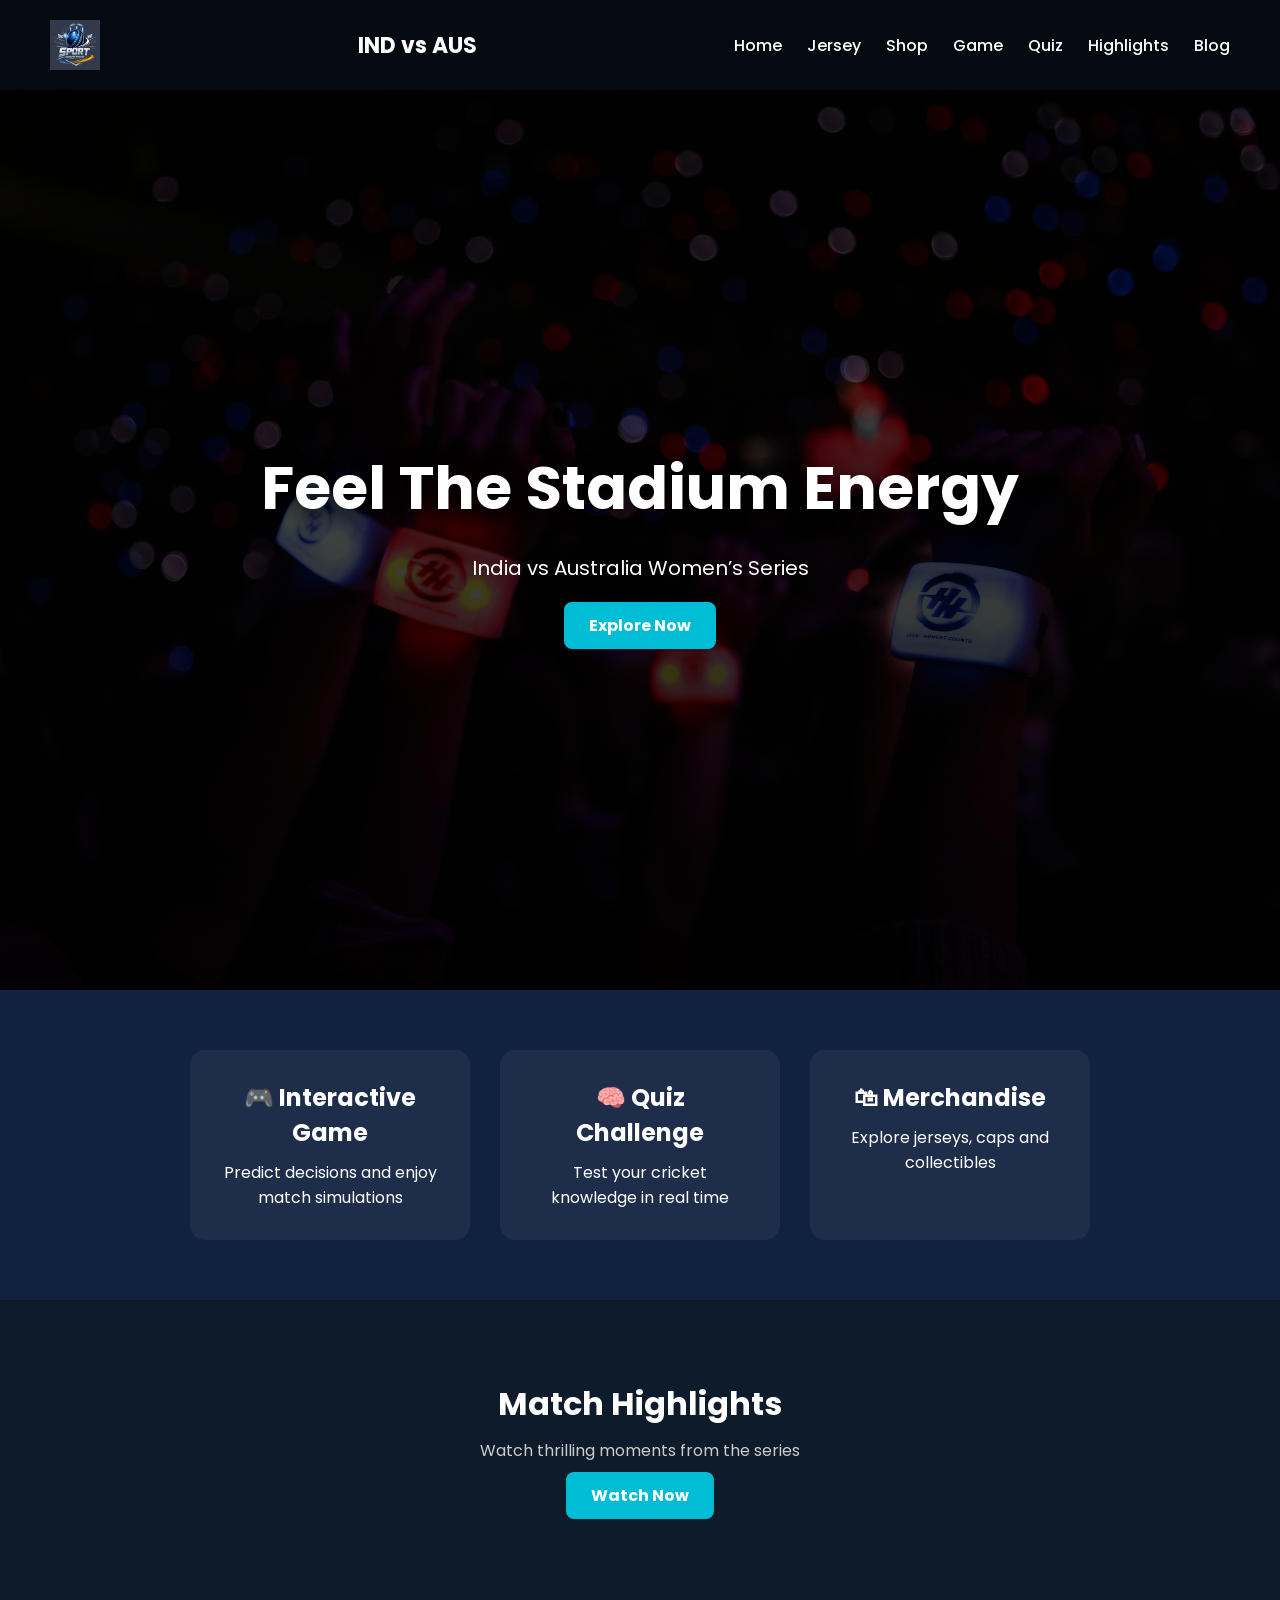
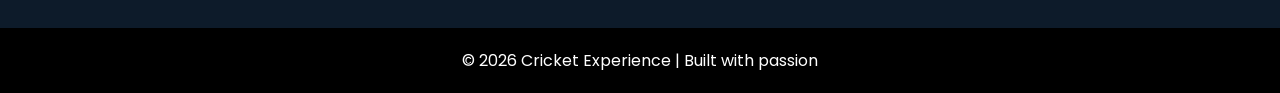
<file: index.html>
<!doctype html>
<html lang="en">
  <head>
    <meta charset="UTF-8" />
    <meta name="viewport" content="width=device-width, initial-scale=1.0" />
    <title>IND vs AUS Experience</title>
    <link rel="stylesheet" href="style.css" />

    <!-- Google Font -->
    <link
      href="https://fonts.googleapis.com/css2?family=Poppins:wght@300;400;600;700&display=swap"
      rel="stylesheet"
    />
  </head>
  <body>
    <!-- ================= NAVBAR ================= -->
    <nav>
      <img src="image15.png" height="50px" width="50px" />
      <h1 class="heading">IND vs AUS</h1>
      <ul class="nav-links">
        <li><a href="index.html">Home</a></li>
        <li><a href="jerseycustimisation.html">Jersey</a></li>
        <li><a href="merchandising.html">Shop</a></li>
        <li><a href="game.html">Game</a></li>
        <li><a href="quiz.html">Quiz</a></li>
        <li><a href="highlights.html">Highlights</a></li>
        <li><a href="blog.html">Blog</a></li>
      </ul>
    </nav>

    <!-- ================= HERO SECTION ================= -->
    <section class="hero">
      <div class="hero-overlay"></div>
      <div class="hero-content">
        <h1>Feel The Stadium Energy</h1>
        <p>India vs Australia Women’s Series</p>
        <a href="merchandising.html" class="btn">Explore Now</a>
      </div>
    </section>

    <!-- ================= FEATURES ================= -->
    <section class="features">
      <div class="feature-card">
        <h2>🎮 Interactive Game</h2>
        <p>Predict decisions and enjoy match simulations</p>
      </div>

      <div class="feature-card">
        <h2>🧠 Quiz Challenge</h2>
        <p>Test your cricket knowledge in real time</p>
      </div>

      <div class="feature-card">
        <h2>🛍 Merchandise</h2>
        <p>Explore jerseys, caps and collectibles</p>
      </div>
    </section>

    <!-- ================= HIGHLIGHT SECTION ================= -->
    <section class="highlight">
      <h2>Match Highlights</h2>
      <p>Watch thrilling moments from the series</p>
      <a href="highlights.html" class="btn">Watch Now</a>
    </section>

    <!-- ================= FOOTER ================= -->
    <footer>
      <p>© 2026 Cricket Experience | Built with passion</p>
    </footer>
  </body>
</html>
</file>
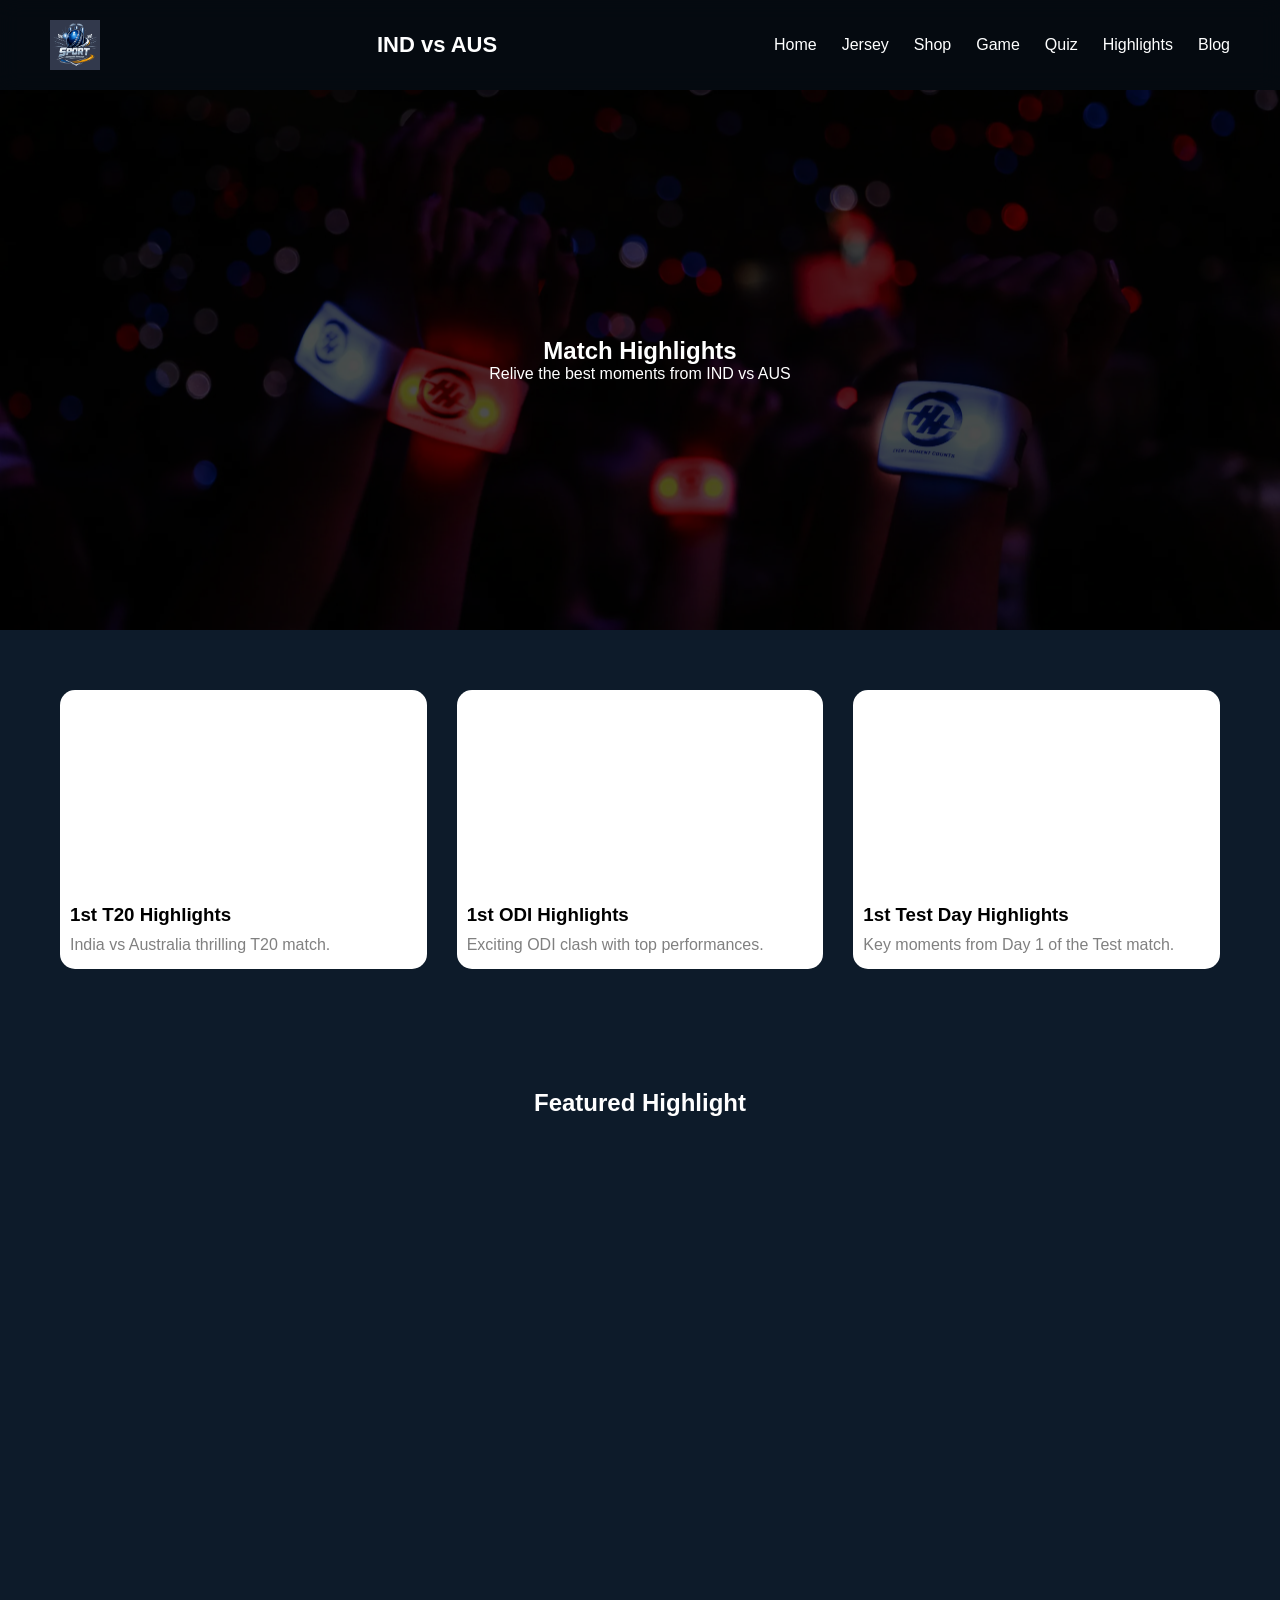
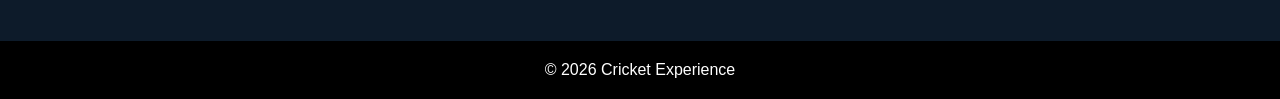
<file: highlights.html>
<!doctype html>
<html lang="en">
  <head>
    <meta charset="UTF-8" />
    <meta name="viewport" content="width=device-width, initial-scale=1.0" />
    <title>Match Highlights</title>
    <link rel="stylesheet" href="style.css" />
  </head>
  <body>
    <!-- ================= NAVBAR ================= -->
    <nav>
      <img src="image15.png" height="50px" width="50px" />
      <h1 class="heading">IND vs AUS</h1>
      <ul class="nav-links">
        <li><a href="index.html">Home</a></li>
        <li><a href="jerseycustimisation.html">Jersey</a></li>
        <li><a href="merchandising.html">Shop</a></li>
        <li><a href="game.html">Game</a></li>
        <li><a href="quiz.html">Quiz</a></li>
        <li><a href="highlights.html">Highlights</a></li>
        <li><a href="blog.html">Blog</a></li>
      </ul>
    </nav>

    <!-- ================= HERO ================= -->
    <section class="highlight-hero">
      <div class="overlay"></div>
      <div class="content">
        <h1>Match Highlights</h1>
        <p>Relive the best moments from IND vs AUS</p>
      </div>
    </section>

    <!-- ================= VIDEO GRID ================= -->
    <section class="highlight-grid">
      <div class="highlight-card">
        <iframe
          src="https://www.youtube.com/embed/lmD_bo4xK8Y"
          frameborder="0"
          allowfullscreen
        >
        </iframe>
        <h3>1st T20 Highlights</h3>
        <p>India vs Australia thrilling T20 match.</p>
      </div>

      <div class="highlight-card">
        <iframe
          src="https://www.youtube.com/embed/yJU94JiTkSY"
          frameborder="0"
          allowfullscreen
        >
        </iframe>
        <h3>1st ODI Highlights</h3>
        <p>Exciting ODI clash with top performances.</p>
      </div>

      <div class="highlight-card">
        <iframe
          src="https://www.youtube.com/embed/pFaSozsUs-E"
          frameborder="0"
          allowfullscreen
        >
        </iframe>
        <h3>1st Test Day Highlights</h3>
        <p>Key moments from Day 1 of the Test match.</p>
      </div>
    </section>

    <!-- ================= FEATURE VIDEO ================= -->
    <section class="feature-video">
      <h2>Featured Highlight</h2>
      <iframe
        src="https://www.youtube.com/embed/lmD_bo4xK8Y"
        frameborder="0"
        allowfullscreen
      >
      </iframe>
    </section>

    <!-- ================= FOOTER ================= -->
    <footer>
      <p>©️ 2026 Cricket Experience</p>
    </footer>

    <!-- ================= INLINE CSS ================= -->
    <style>
      .highlight-hero {
        height: 60vh;
        background: url("image1.jpg") center/cover no-repeat;
        position: relative;
        display: flex;
        align-items: center;
        justify-content: center;
        text-align: center;
      }

      .highlight-hero .overlay {
        position: absolute;
        width: 100%;
        height: 100%;
        background: rgba(0, 0, 0, 0.7);
      }

      .highlight-hero .content {
        position: relative;
        z-index: 2;
        color: white;
      }

      .highlight-grid {
        display: grid;
        grid-template-columns: repeat(auto-fit, minmax(300px, 1fr));
        gap: 30px;
        padding: 60px;
      }

      .highlight-card {
        background: white;
        color: black;
        border-radius: 15px;
        overflow: hidden;
        transition: 0.3s;
      }

      .highlight-card iframe {
        width: 100%;
        height: 200px;
      }

      .highlight-card:hover {
        transform: translateY(-10px);
        box-shadow: 0 15px 30px rgba(0, 0, 0, 0.3);
      }

      .highlight-card h3 {
        padding: 10px;
      }

      .highlight-card p {
        padding: 0 10px 15px;
        color: gray;
      }

      .feature-video {
        text-align: center;
        padding: 60px 20px;
      }

      .feature-video iframe {
        width: 70%;
        height: 400px;
        border-radius: 15px;
        margin-top: 20px;
      }
    </style>
  </body>
</html>
</file>
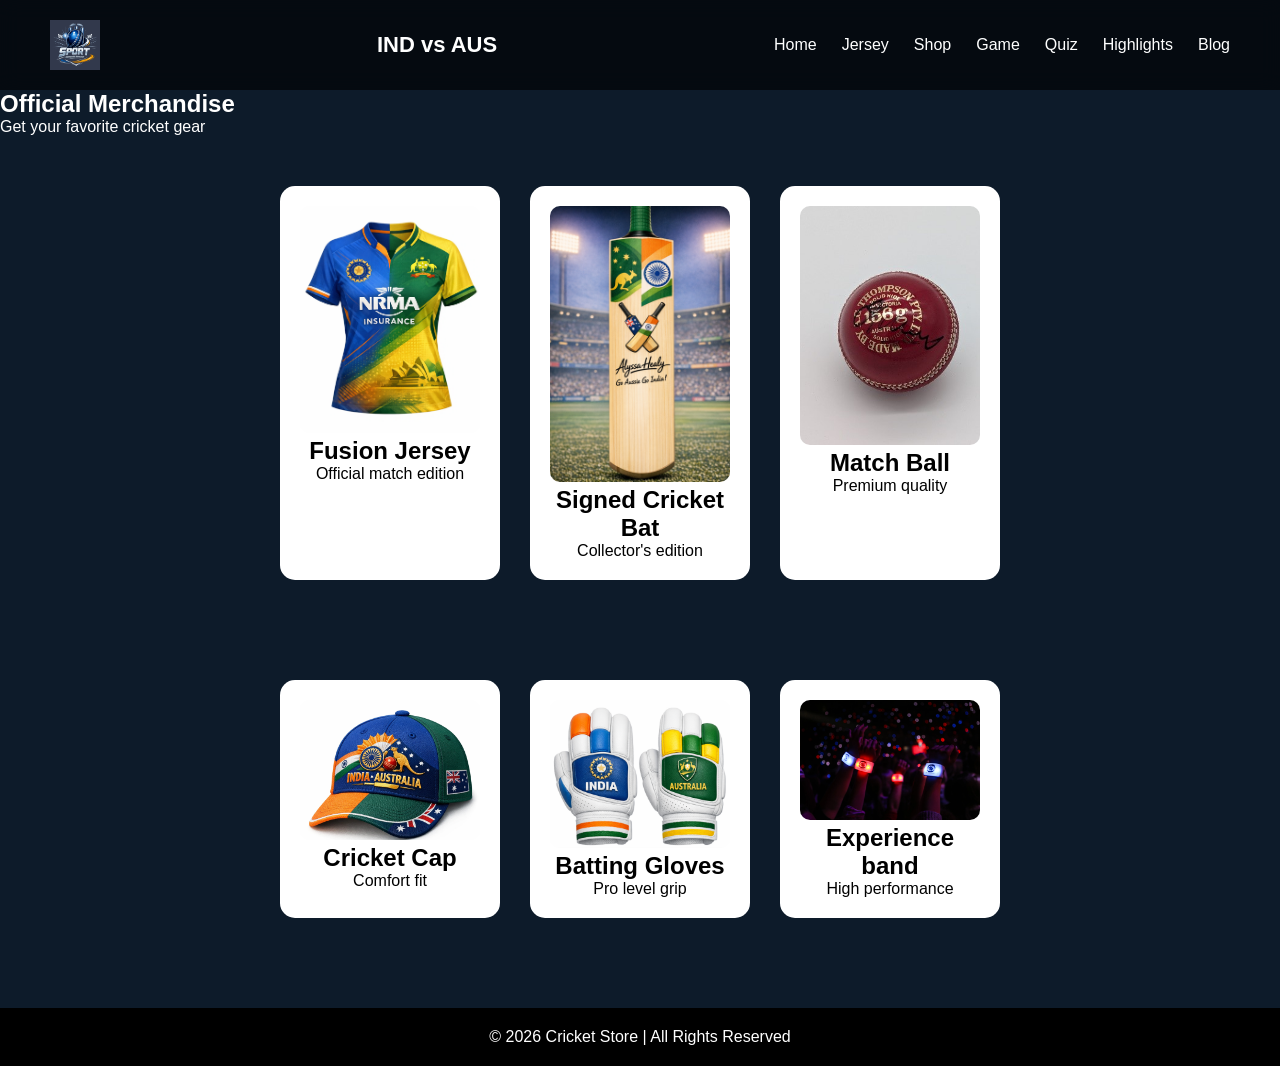
<file: merchandising.html>
<!doctype html>
<html lang="en">
  <head>
    <meta charset="UTF-8" />
    <meta name="viewport" content="width=device-width, initial-scale=1.0" />
    <title>Merchandise Store</title>
    <link rel="stylesheet" href="style.css" />
  </head>
  <body>
    <!-- ================= NAVBAR ================= -->
   <nav>
      <img src="image15.png" height="50px" width="50px" />
      <h1 class="heading">IND vs AUS</h1>
      <ul class="nav-links">
        <li><a href="index.html">Home</a></li>
        <li><a href="jerseycustimisation.html">Jersey</a></li>
        <li><a href="merchandising.html">Shop</a></li>
        <li><a href="game.html">Game</a></li>
        <li><a href="quiz.html">Quiz</a></li>
        <li><a href="highlights.html">Highlights</a></li>
        <li><a href="blog.html">Blog</a></li>
      </ul>
    </nav>

    <!-- ================= HERO ================= -->
    <section class="highlight-hero">
      <div class="overlay"></div>
      <div class="content">
        <h1>Official Merchandise</h1>
        <p>Get your favorite cricket gear</p>
      </div>
    </section>

    <!-- ================= PRODUCT GRID ================= -->
    <section class="product-section">
      <div class="product-card">
        <img src="image9.png" alt="Jersey" />
        <h2>Fusion Jersey</h2>
        <p>Official match edition</p>
      </div>

      <div class="product-card">
        <img src="image11.png" alt="Bat" />
        <h2>Signed Cricket Bat</h2>
        <p>Collector's edition</p>
      </div>

      <div class="product-card">
        <img src="image3.png" alt="Ball" />
        <h2>Match Ball</h2>
        <p>Premium quality</p>
      </div>
    </section>

    <!-- ================= EXTRA ROW ================= -->
    <section class="product-section">
      <div class="product-card">
        <img src="image10.png" alt="Cap" />
        <h2>Cricket Cap</h2>
        <p>Comfort fit</p>
      </div>

      <div class="product-card">
        <img src="image12.png" alt="Gloves" />
        <h2>Batting Gloves</h2>
        <p>Pro level grip</p>
      </div>

      <div class="product-card">
        <img src="image1.jpg" alt="Shoes" />
        <h2>Experience band</h2>
        <p>High performance</p>
      </div>
    </section>

    <!-- ================= FOOTER ================= -->
    <footer>
      <p>© 2026 Cricket Store | All Rights Reserved</p>
    </footer>
  </body>
</html>
</file>
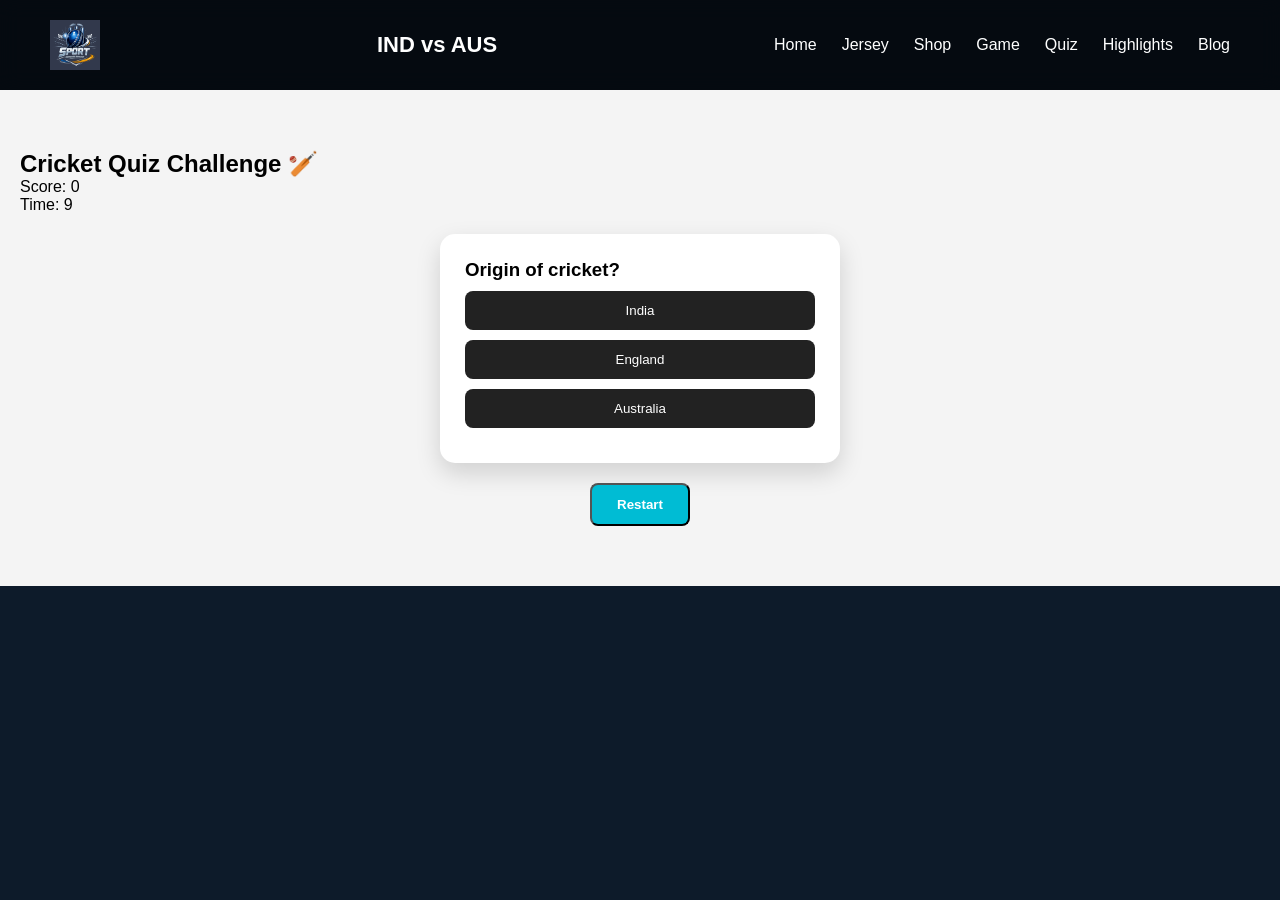
<file: quiz.html>
<!doctype html>
<html lang="en">
  <head>
    <meta charset="UTF-8" />
    <meta name="viewport" content="width=device-width, initial-scale=1.0" />
    <title>Cricket Quiz</title>
    <link rel="stylesheet" href="style.css" />
  </head>

  <body>
    <!-- NAVBAR -->
    <nav>
      <img src="image15.png" height="50px" width="50px" />
      <h1 class="heading">IND vs AUS</h1>
      <ul class="nav-links">
        <li><a href="index.html">Home</a></li>
        <li><a href="jerseycustimisation.html">Jersey</a></li>
        <li><a href="merchandising.html">Shop</a></li>
        <li><a href="game.html">Game</a></li>
        <li><a href="quiz.html">Quiz</a></li>
        <li><a href="highlights.html">Highlights</a></li>
        <li><a href="blog.html">Blog</a></li>
      </ul>
    </nav>

    <!-- QUIZ -->
    <section class="quiz-section">
      <h2 class="quiz-title">Cricket Quiz Challenge 🏏</h2>
      <p id="score">Score: 0</p>
      <p id="timer">Time: 10</p>

      <div id="quizBox" class="question-card"></div>

      <div style="text-align: center; margin-top: 20px">
        <button class="btn" onclick="restartQuiz()">Restart</button>
      </div>
    </section>

    <script>
      const questions = [
        {
          question: "Captain of India Women's team?",
          options: ["Harmanpreet Kaur", "Smriti Mandhana", "Mithali Raj"],
          answer: "Harmanpreet Kaur",
        },
        {
          question: "Players in cricket team?",
          options: ["10", "11", "12"],
          answer: "11",
        },
        {
          question: "LBW means?",
          options: ["Leg Before Wicket", "Long Ball Wide", "Left Bat Wide"],
          answer: "Leg Before Wicket",
        },
        {
          question: "Overs in T20?",
          options: ["10", "20", "50"],
          answer: "20",
        },
        {
          question: "Origin of cricket?",
          options: ["India", "England", "Australia"],
          answer: "England",
        },
      ];

      let current = 0;
      let score = 0;
      let timeLeft = 10;
      let timer;

      // Shuffle questions
      questions.sort(() => Math.random() - 0.5);

      const quizBox = document.getElementById("quizBox");
      const scoreDisplay = document.getElementById("score");
      const timerDisplay = document.getElementById("timer");

      function loadQuestion() {
        clearInterval(timer);
        timeLeft = 10;
        startTimer();

        const q = questions[current];

        quizBox.innerHTML = `
        <h3>${q.question}</h3>
        ${q.options
          .map(
            (opt) =>
              `<button class="option-btn" onclick="checkAnswer('${opt}')">${opt}</button>`,
          )
          .join("")}
      `;
      }

      function checkAnswer(selected) {
        const correct = questions[current].answer;

        if (selected === correct) {
          score++;
        }

        current++;

        if (current < questions.length) {
          loadQuestion();
        } else {
          showResult();
        }

        scoreDisplay.innerText = "Score: " + score;
      }

      function startTimer() {
        timerDisplay.innerText = "Time: " + timeLeft;

        timer = setInterval(() => {
          timeLeft--;
          timerDisplay.innerText = "Time: " + timeLeft;

          if (timeLeft === 0) {
            current++;
            if (current < questions.length) {
              loadQuestion();
            } else {
              showResult();
            }
          }
        }, 1000);
      }

      function showResult() {
        clearInterval(timer);

        let message = "";

        if (score === questions.length) {
          message = "🏆 Cricket Expert!";
        } else if (score >= 3) {
          message = "👍 Good Knowledge!";
        } else {
          message = "😅 Needs Practice!";
        }

        quizBox.innerHTML = `
        <h2>${message}</h2>
        <p>Your Score: ${score} / ${questions.length}</p>
      `;
      }

      function restartQuiz() {
        current = 0;
        score = 0;
        scoreDisplay.innerText = "Score: 0";
        questions.sort(() => Math.random() - 0.5);
        loadQuestion();
      }

      loadQuestion();
    </script>
  </body>
</html>
</file>
<file: style.css>
/* ================= RESET ================= */
* {
  margin: 0;
  padding: 0;
  box-sizing: border-box;
  font-family: 'Poppins', sans-serif;
}

body {
  background: #0d1b2a;
  color: white;
}

/* ================= NAVBAR ================= */
nav {
  display: flex;
  justify-content: space-between;
  align-items: center;
  padding: 20px 50px;
  position: sticky;
  top: 0;
  z-index: 1000;
  background: rgba(0, 0, 0, 0.6);
  backdrop-filter: blur(10px);
}

.heading {
  font-size: 22px;
  font-weight: 700;
}

.nav-links {
  display: flex;
  gap: 25px;
  list-style: none;
}

.nav-links a {
  text-decoration: none;
  color: white;
  font-weight: 500;
  transition: 0.3s;
}

.nav-links a:hover {
  color: #00bcd4;
}

/* ================= HERO ================= */
.hero {
  height: 100vh;
  background: url('image1.jpg') center/cover no-repeat;
  position: relative;
  display: flex;
  align-items: center;
  justify-content: center;
}

.hero-overlay {
  position: absolute;
  width: 100%;
  height: 100%;
  background: linear-gradient(to bottom, rgba(0,0,0,0.6), rgba(0,0,0,0.9));
}

.hero-content {
  position: relative;
  text-align: center;
  z-index: 2;
}

.hero h1 {
  font-size: 60px;
  margin-bottom: 20px;
  text-shadow: 0 5px 20px rgba(0,0,0,0.8);
}

.hero p {
  font-size: 20px;
  margin-bottom: 30px;
}

/* ================= BUTTON ================= */
.btn {
  padding: 12px 25px;
  background: #00bcd4;
  color: white;
  border-radius: 8px;
  text-decoration: none;
  font-weight: bold;
  transition: 0.3s;
}

.btn:hover {
  background: #00e5ff;
  transform: scale(1.05);
}

/* ================= FEATURES ================= */
.features {
  display: flex;
  justify-content: center;
  gap: 30px;
  padding: 60px 40px;
  background: #112240;
}

.feature-card {
  background: rgba(255, 255, 255, 0.05);
  padding: 30px;
  border-radius: 15px;
  width: 280px;
  text-align: center;
  transition: 0.3s;
}

.feature-card:hover {
  transform: translateY(-10px);
  box-shadow: 0 20px 40px rgba(0,0,0,0.3);
}

.feature-card h2 {
  margin-bottom: 10px;
}

/* ================= HIGHLIGHT ================= */
.highlight {
  text-align: center;
  padding: 80px 20px;
  background: #0d1b2a;
}

.highlight h2 {
  font-size: 32px;
  margin-bottom: 10px;
}

.highlight p {
  margin-bottom: 20px;
  color: #ccc;
}

/* ================= PRODUCT ================= */
.product-section {
  display: flex;
  justify-content: center;
  gap: 30px;
  padding: 50px;
}

.product-card {
  background: white;
  color: black;
  border-radius: 15px;
  padding: 20px;
  width: 220px;
  text-align: center;
  transition: 0.3s;
}

.product-card img {
  width: 100%;
  border-radius: 10px;
}

.product-card:hover {
  transform: scale(1.05);
  box-shadow: 0 15px 30px rgba(0,0,0,0.2);
}

/* ================= QUIZ ================= */
.quiz-section {
  padding: 60px 20px;
  background: #f4f4f4;
  color: black;
}

.question-card {
  background: white;
  margin: 20px auto;
  padding: 25px;
  width: 400px;
  border-radius: 15px;
  box-shadow: 0 10px 25px rgba(0, 0, 0, 0.15);
}

.option-btn {
  display: block;
  width: 100%;
  margin: 10px 0;
  padding: 12px;
  border: none;
  border-radius: 8px;
  background: #222;
  color: white;
  cursor: pointer;
  transition: 0.3s;
}

.option-btn:hover {
  background: #00bcd4;
}

/* ================= BLOG ================= */
.container {
  max-width: 900px;
  margin: 40px auto;
  padding: 20px;
}

#posts {
  display: grid;
  grid-template-columns: repeat(auto-fit, minmax(250px, 1fr));
  gap: 20px;
}

.post {
  background: white;
  color: black;
  padding: 15px;
  border-radius: 12px;
  transition: 0.3s;
}

.post:hover {
  transform: scale(1.03);
}

/* ================= FOOTER ================= */
footer {
  text-align: center;
  padding: 20px;
  background: #000;
  margin-top: 40px;
}
</file>
